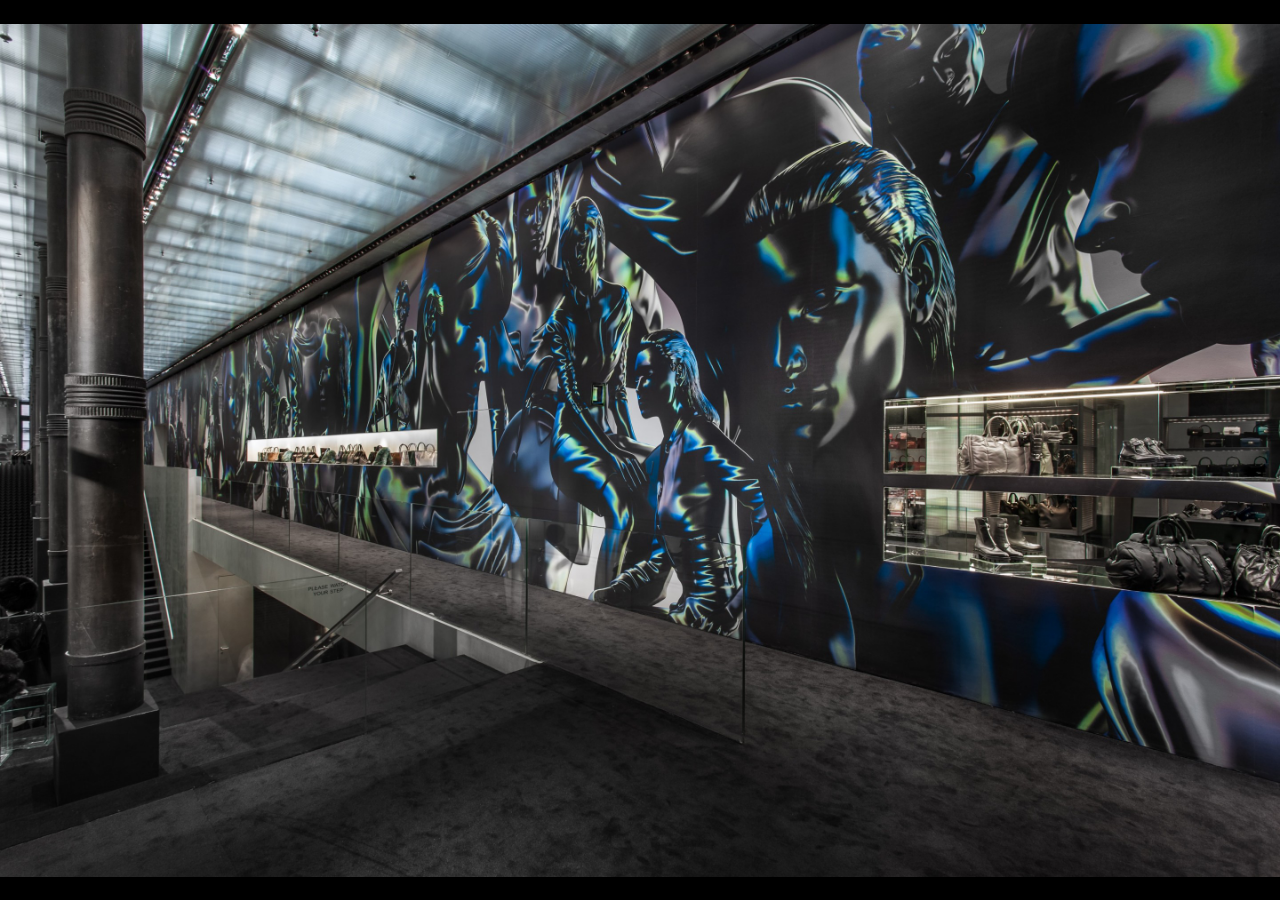
<file: index.html>
<html>
  <head>
    <link rel="stylesheet" href="style.css">
  	<script src="Animate.js"></script>
	  <script src="Scroller.js"></script>
	  <script src="render.js"></script>
  </head>
  <body>
    <div class="slide"></div>
    <div class="container">
  		<img class="zoomable" src='bigimage.jpg' />
  	</div>
  </body>
  <script type="text/javascript">
		var contentWidth = 2880;
		var contentHeight = 1920;
		var content = document.getElementsByClassName("zoomable")[0];
		content.style.width = contentWidth + "px";
		content.style.height = contentHeight + "px";
	</script>
  <script src="https://code.jquery.com/jquery-2.2.4.min.js" integrity="sha256-BbhdlvQf/xTY9gja0Dq3HiwQF8LaCRTXxZKRutelT44=" crossorigin="anonymous"></script>
  <script src="addClass.js"></script>
  <script src="script.js"></script>
</html>
</file>
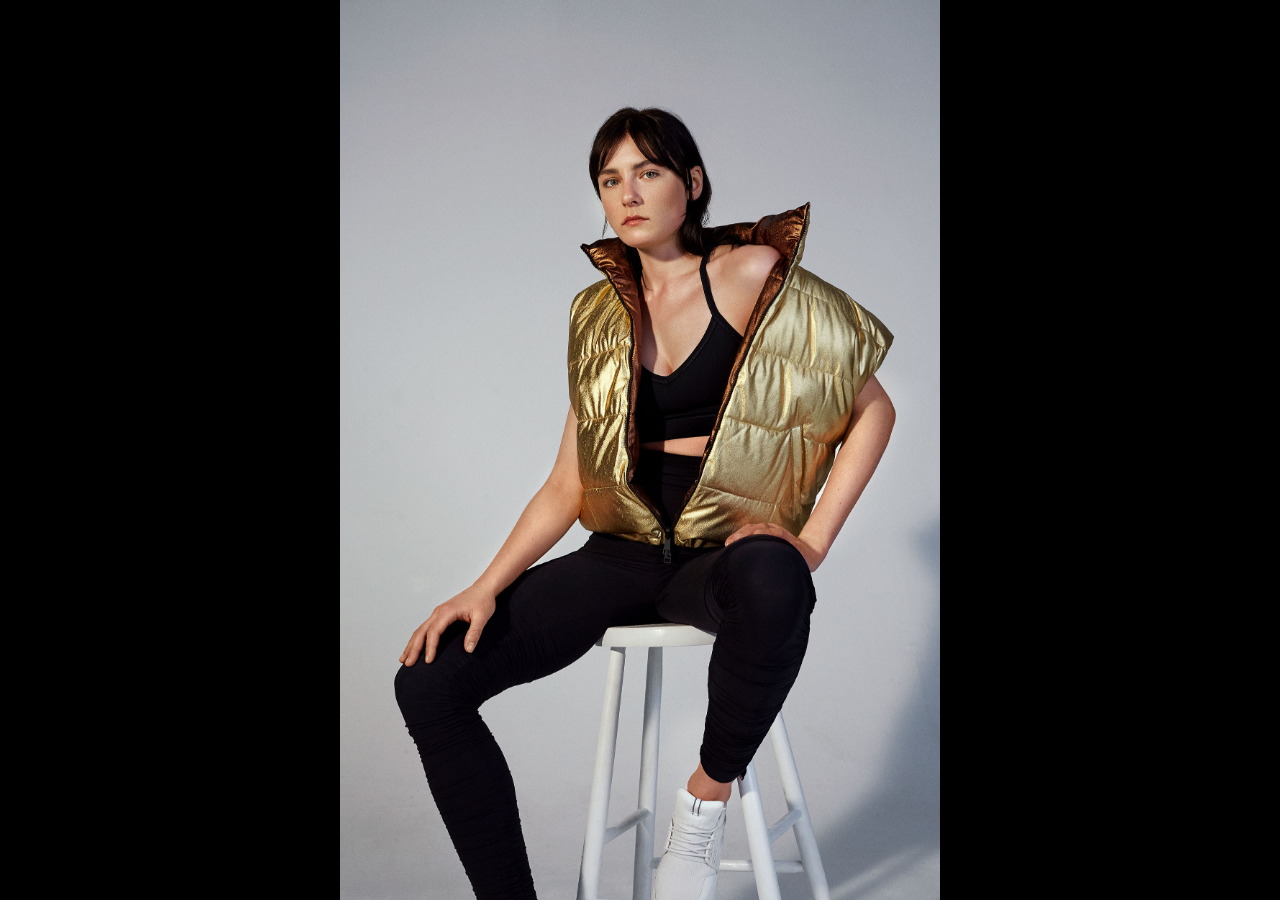
<file: index2.html>
<html>
  <head>
    <link rel="stylesheet" href="style.css">
  	<script src="Animate.js"></script>
	  <script src="Scroller.js"></script>
	  <script src="render.js"></script>
  </head>
  <body>
    <div class="slide second"></div>
    <div class="container">
  		<img class="zoomable" src='portrait.jpg' />
  	</div>
  </body>
  <script type="text/javascript">
		var contentWidth = 1667;
		var contentHeight = 2500;
		var content = document.getElementsByClassName("zoomable")[0];
		content.style.width = contentWidth + "px";
		content.style.height = contentHeight + "px";
	</script>
  <script src="https://code.jquery.com/jquery-2.2.4.min.js" integrity="sha256-BbhdlvQf/xTY9gja0Dq3HiwQF8LaCRTXxZKRutelT44=" crossorigin="anonymous"></script>
  <script src="addClass.js"></script>
  <script src="script.js"></script>
</html>
</file>
<file: style.css>
.slide {
  position: absolute;
  top: 0;
  left: 0;
  width: 100%;
  height: 100vh;
  overflow: hidden;
  background: #000;
  background-image: url('bigimage.jpg');
  background-repeat: no-repeat;
  background-position: 50%;
  background-size: contain;
}

.second {
  background-image: url('portrait.jpg');
}

.container {
  background: #000;
  position: absolute;
  top: 0;
  right: 0;
  bottom: 0;
  left: 0;
  display: none;
  overflow: hidden;
  cursor: default;
  -webkit-user-select: none;
     -moz-user-select: none;
      -ms-user-select: none;
       -o-user-select: none;
          user-select: none;
}

.zoomable {
          backface-visibility: hidden;
  -webkit-backface-visibility: hidden;
  opacity: 0;
  -webkit-transition: opacity 0.4s cubic-bezier(0.25,0.46,0.45,0.94);
          transition: opacity 0.4s cubic-bezier(0.25,0.46,0.45,0.94);
  -webkit-transform: translateZ(0);
     -moz-transform: translateZ(0);
      -ms-transform: translateZ(0);
       -o-transform: translateZ(0);
          transform: translateZ(0);
  -webkit-transform-origin: left top;
     -moz-transform-origin: left top;
      -ms-transform-origin: left top;
       -o-transform-origin: left top;
          transform-origin: left top;
}

.is-active {
  display: inherit;
}

.is-visible {
  opacity: 1;
}
</file>
